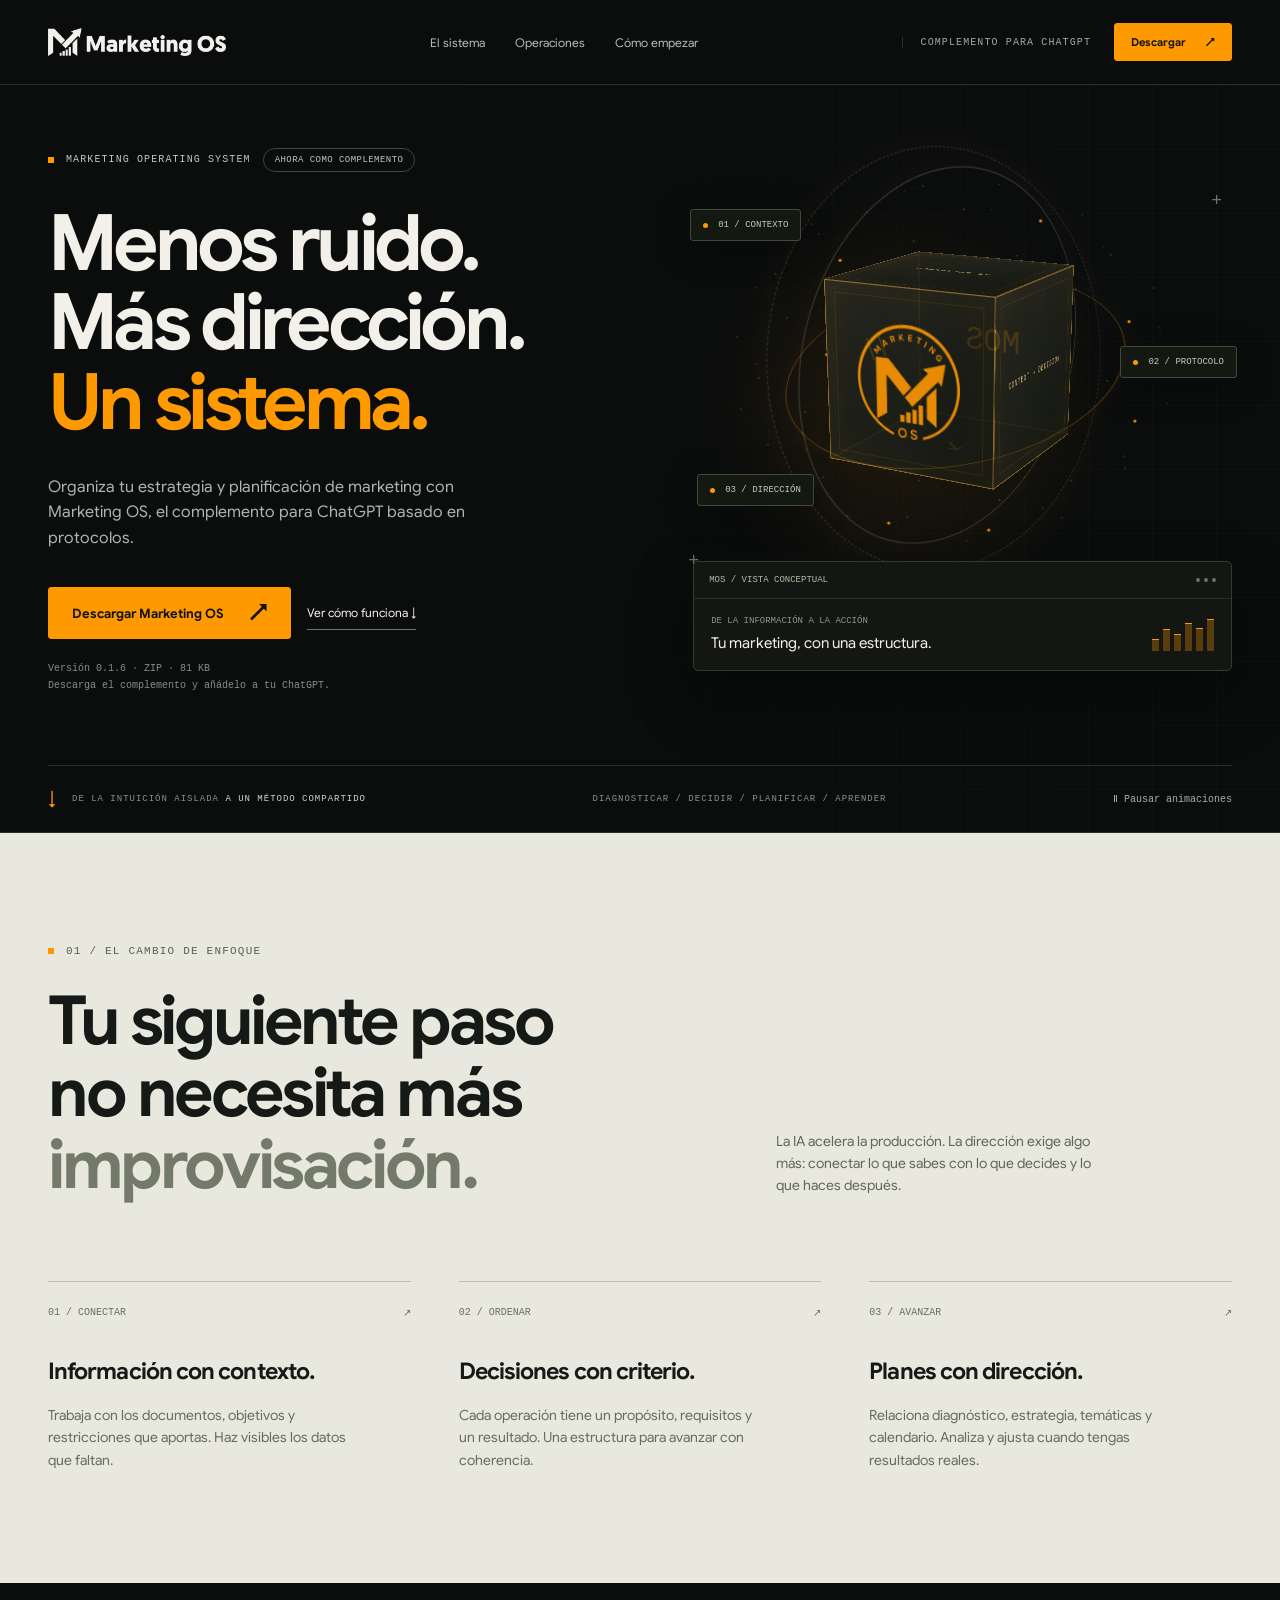
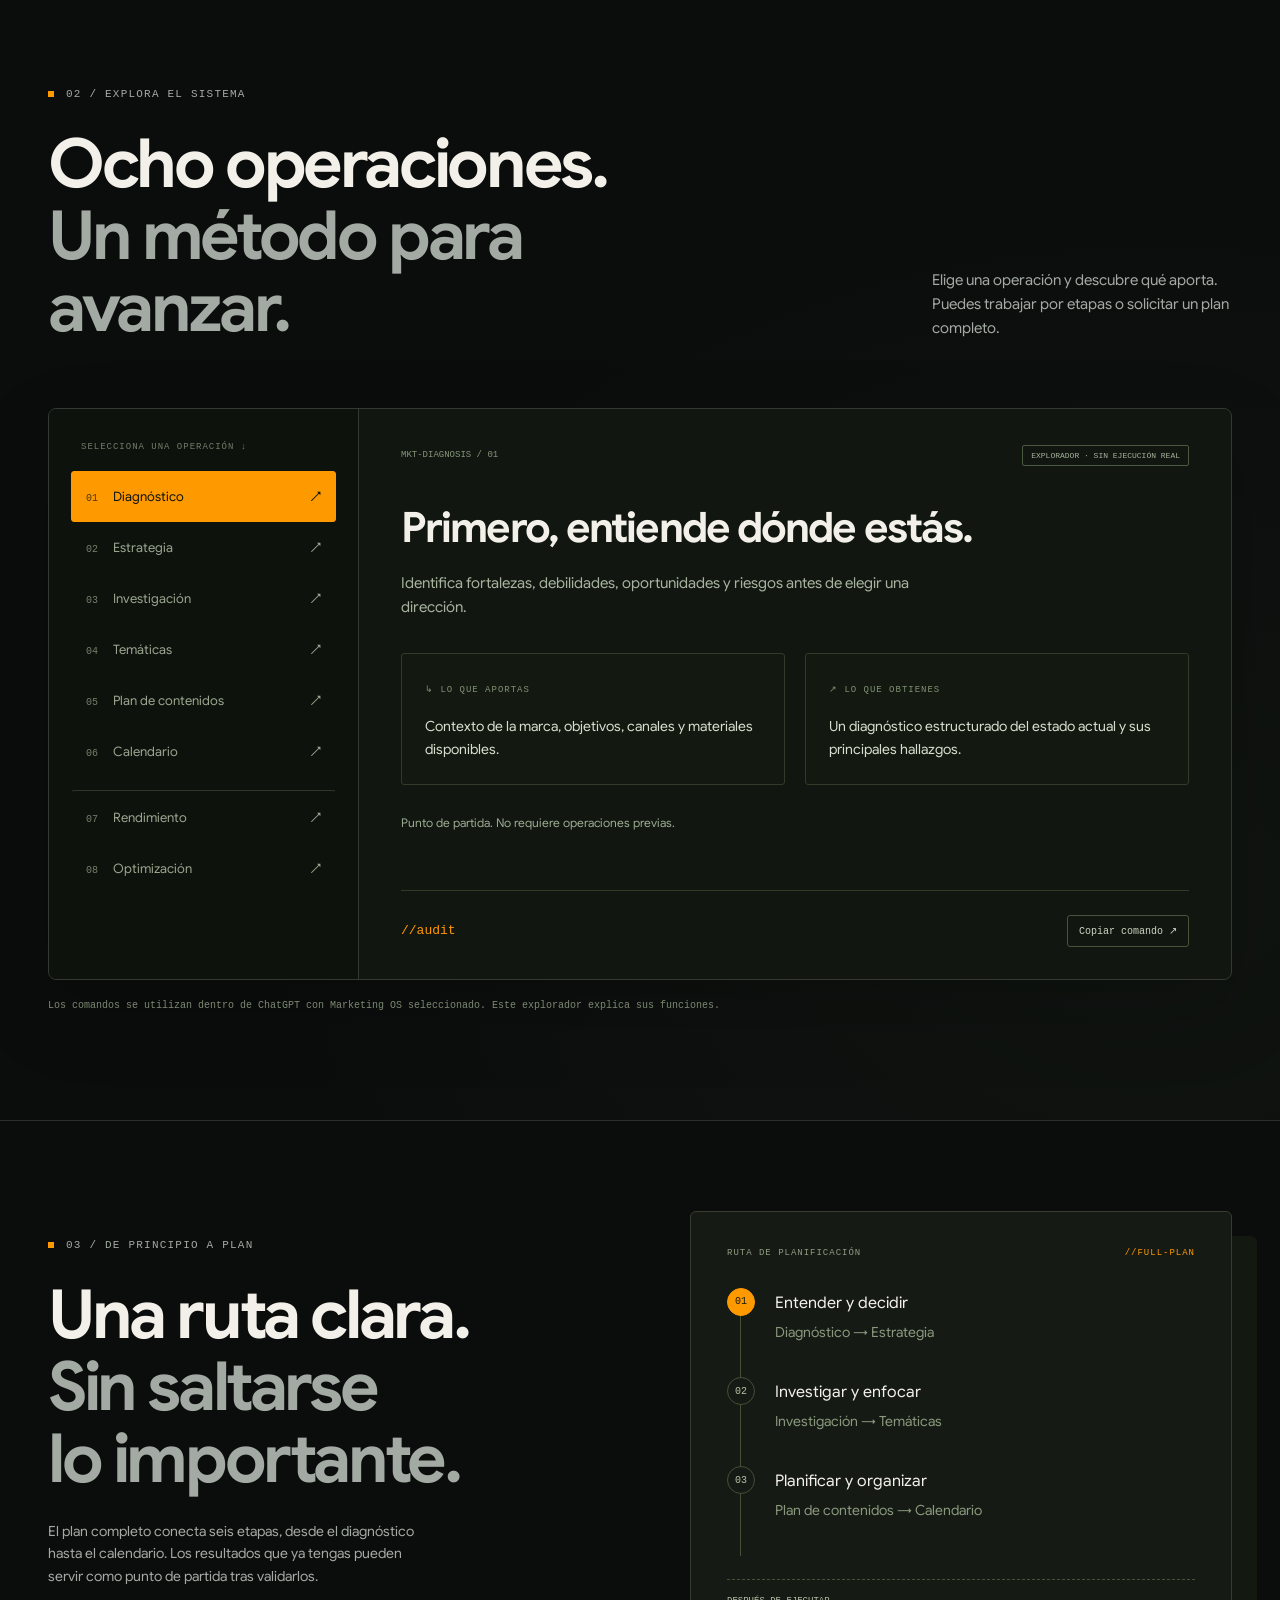
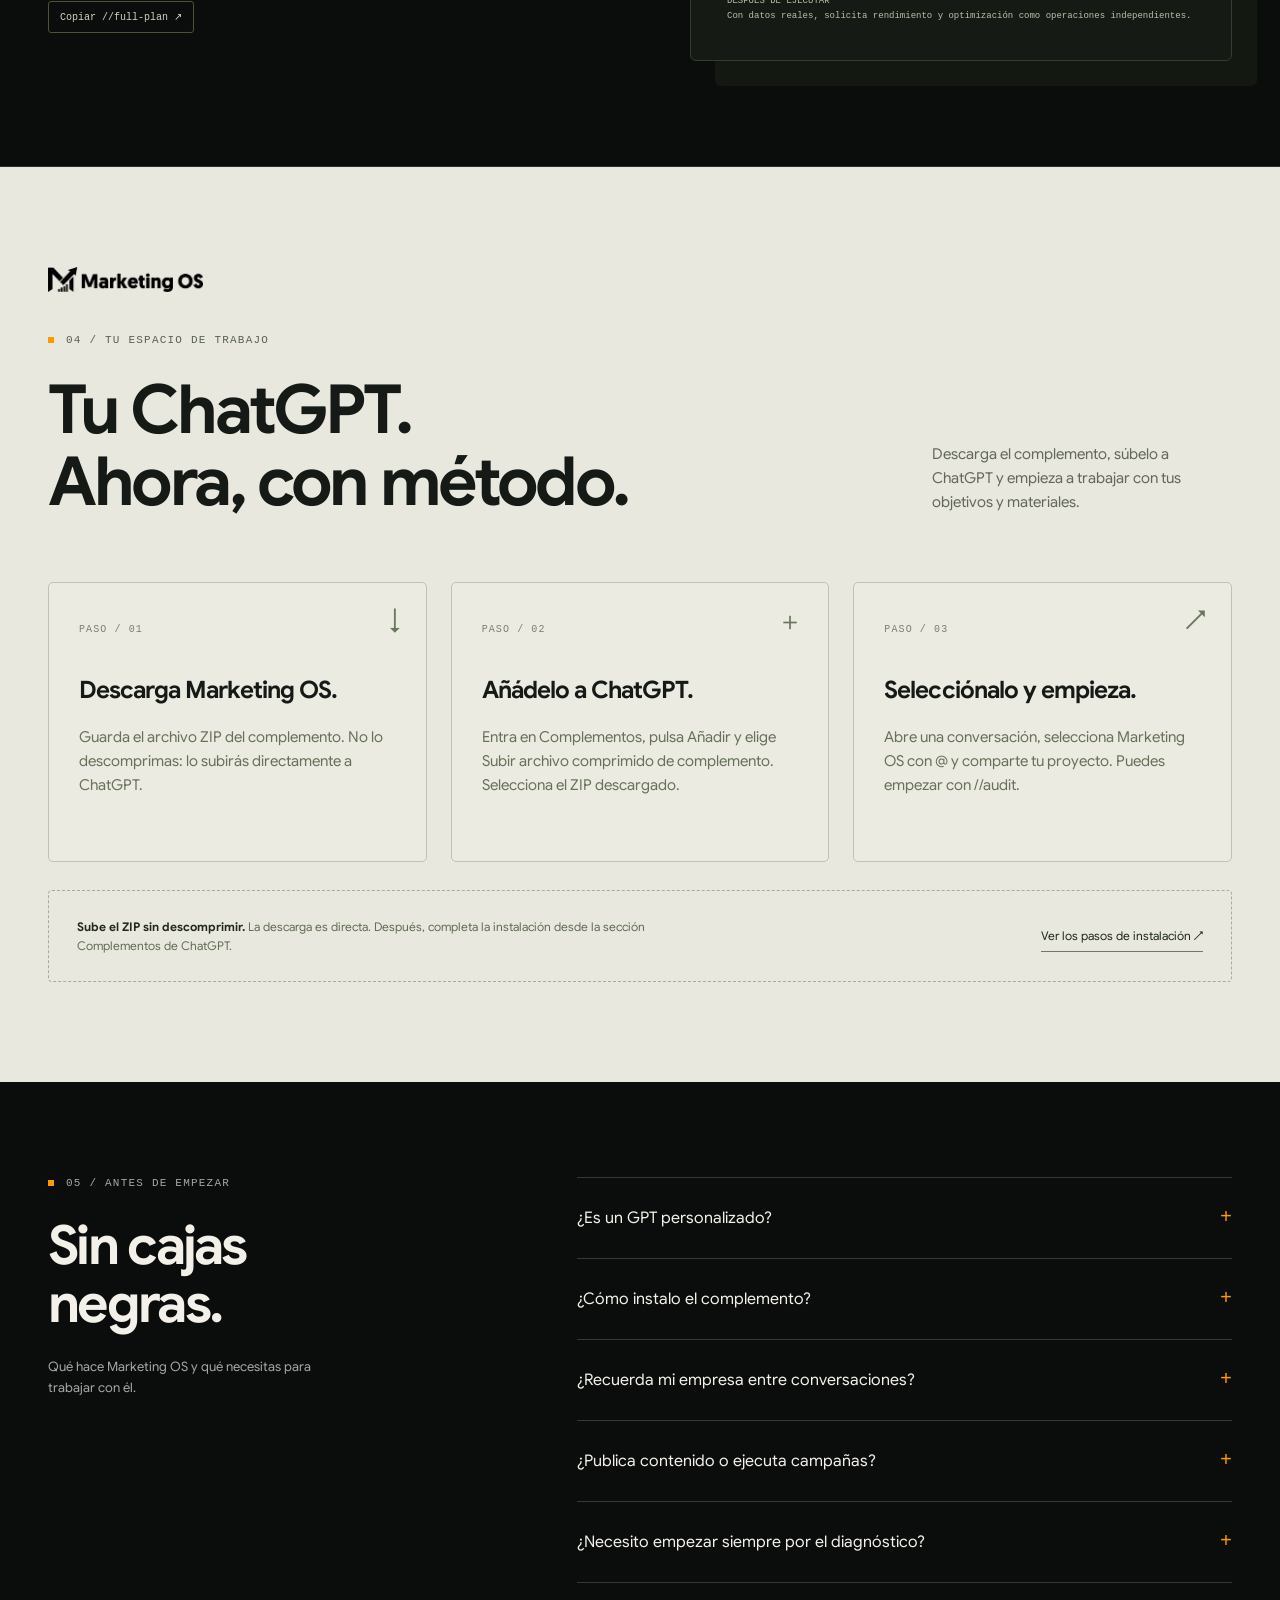
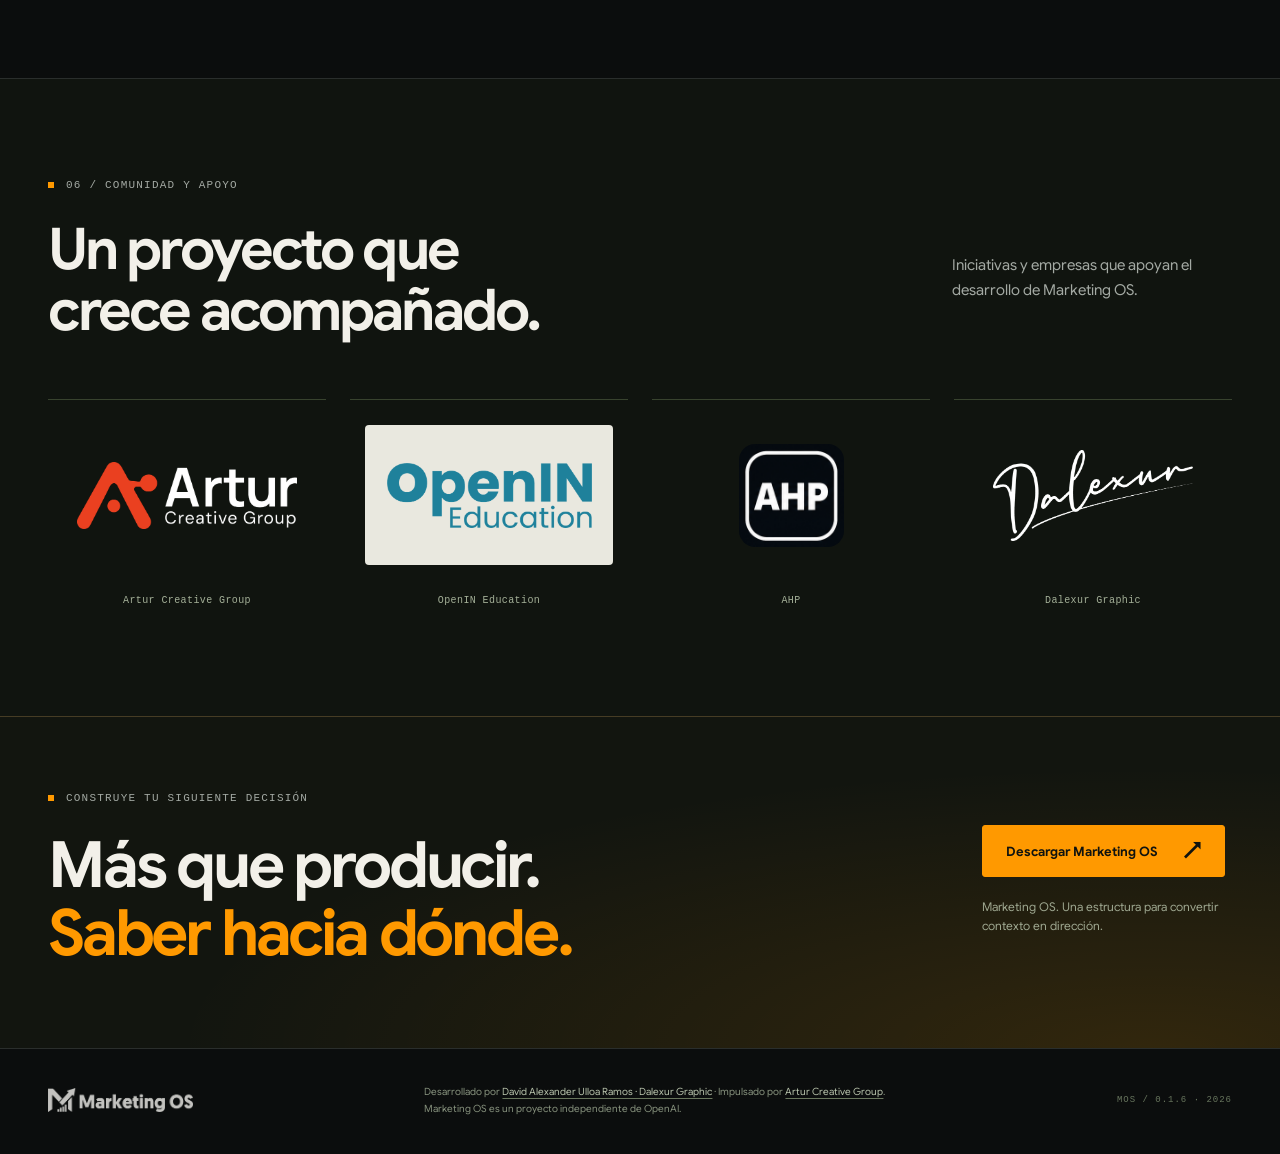
<file: index.html>
<!doctype html>
<html lang="es">
<head>
<meta charset="utf-8"><meta name="viewport" content="width=device-width, initial-scale=1">
<title>Marketing OS | Complemento para ChatGPT de marketing</title>
<meta name="description" content="Descarga Marketing OS para ChatGPT. Organiza diagnóstico, estrategia, investigación y planificación de marketing con protocolos y decisiones fundamentadas.">
<meta name="theme-color" content="#0b0d0d">

<link rel="canonical" href="https://arturcreativegroup.github.io/MarketingOS/">
<meta name="robots" content="index,follow,max-image-preview:large">
<meta name="author" content="David Alexander Ulloa Ramos — Dalexur Graphic">
<meta name="color-scheme" content="dark light">
<meta name="referrer" content="strict-origin-when-cross-origin">
<meta property="og:type" content="website">
<meta property="og:locale" content="es_ES">
<meta property="og:site_name" content="Marketing OS">
<meta property="og:title" content="Marketing OS — Menos ruido. Más dirección. Un sistema.">
<meta property="og:description" content="Descarga Marketing OS para ChatGPT. Organiza diagnóstico, estrategia, investigación y planificación de marketing con protocolos y decisiones fundamentadas.">
<meta property="og:url" content="https://arturcreativegroup.github.io/MarketingOS/">
<meta property="og:image" content="https://arturcreativegroup.github.io/MarketingOS/assets/seo/marketing-os-social.jpg">
<meta property="og:image:secure_url" content="https://arturcreativegroup.github.io/MarketingOS/assets/seo/marketing-os-social.jpg">
<meta property="og:image:type" content="image/jpeg">
<meta property="og:image:width" content="1200">
<meta property="og:image:height" content="630">
<meta property="og:image:alt" content="Marketing OS. Menos ruido. Más dirección. Un sistema. Complemento para ChatGPT.">
<meta name="twitter:card" content="summary_large_image">
<meta name="twitter:title" content="Marketing OS — Marketing con método en ChatGPT">
<meta name="twitter:description" content="Descarga Marketing OS para ChatGPT. Organiza diagnóstico, estrategia, investigación y planificación de marketing con protocolos y decisiones fundamentadas.">
<meta name="twitter:image" content="https://arturcreativegroup.github.io/MarketingOS/assets/seo/marketing-os-social.jpg">
<meta name="twitter:image:alt" content="Marketing OS: Menos ruido. Más dirección. Un sistema.">
<link rel="icon" href="favicon.ico" sizes="any">
<link rel="icon" type="image/png" sizes="32x32" href="favicon-32.png">
<link rel="icon" type="image/png" sizes="48x48" href="favicon-48.png">
<link rel="icon" type="image/png" sizes="96x96" href="favicon-96.png">
<link rel="apple-touch-icon" sizes="180x180" href="apple-touch-icon.png">
<link rel="manifest" href="site.webmanifest">
<link rel="sitemap" type="application/xml" href="sitemap.xml">
<link rel="preload" href="assets/fonts/google-sans-400.woff" as="font" type="font/woff" crossorigin>
<link rel="preload" href="assets/fonts/google-sans-700.woff" as="font" type="font/woff" crossorigin>
<link rel="stylesheet" href="assets/css/site.css">
<script type="application/ld+json">{"@context":"https://schema.org","@graph":[{"@type":"Person","@id":"https://arturcreativegroup.github.io/MarketingOS/#autor","name":"David Alexander Ulloa Ramos","url":"https://dalexur.netlify.app/"},{"@type":"Organization","@id":"https://arturcreativegroup.github.io/MarketingOS/#desarrollador","name":"Dalexur Graphic","url":"https://dalexur.netlify.app/"},{"@type":"Organization","@id":"https://arturcreativegroup.github.io/MarketingOS/#artur","name":"Artur Creative Group","url":"https://arturcreativegroup.github.io/web/"},{"@type":"WebSite","@id":"https://arturcreativegroup.github.io/MarketingOS/#website","url":"https://arturcreativegroup.github.io/MarketingOS/","name":"Marketing OS","inLanguage":"es","publisher":{"@id":"https://arturcreativegroup.github.io/MarketingOS/#desarrollador"}},{"@type":"WebPage","@id":"https://arturcreativegroup.github.io/MarketingOS/#webpage","url":"https://arturcreativegroup.github.io/MarketingOS/","name":"Marketing OS | Complemento para ChatGPT de marketing","description":"Descarga Marketing OS para ChatGPT. Organiza diagnóstico, estrategia, investigación y planificación de marketing con protocolos y decisiones fundamentadas.","inLanguage":"es","isPartOf":{"@id":"https://arturcreativegroup.github.io/MarketingOS/#website"},"about":{"@id":"https://arturcreativegroup.github.io/MarketingOS/#software"},"primaryImageOfPage":{"@type":"ImageObject","url":"https://arturcreativegroup.github.io/MarketingOS/assets/seo/marketing-os-social.jpg","width":1200,"height":630}},{"@type":"SoftwareApplication","@id":"https://arturcreativegroup.github.io/MarketingOS/#software","name":"Marketing OS","alternateName":"Marketing OS Protocolar","url":"https://arturcreativegroup.github.io/MarketingOS/","description":"Complemento para ChatGPT con protocolos de diagnóstico, estrategia, investigación, temáticas, planificación, calendario, rendimiento y optimización de marketing.","applicationCategory":"BusinessApplication","softwareVersion":"0.1.6","inLanguage":"es","softwareRequirements":"ChatGPT con la función de instalación de complementos disponible.","downloadUrl":"https://arturcreativegroup.github.io/MarketingOS/res-cf876d2dbb763572.zip","fileSize":"83107 bytes","author":{"@id":"https://arturcreativegroup.github.io/MarketingOS/#autor"},"publisher":{"@id":"https://arturcreativegroup.github.io/MarketingOS/#desarrollador"},"sponsor":{"@id":"https://arturcreativegroup.github.io/MarketingOS/#artur"},"image":"https://arturcreativegroup.github.io/MarketingOS/assets/seo/marketing-os-social.jpg","featureList":["Diagnóstico de marketing","Estrategia","Investigación","Temáticas","Plan de contenidos","Calendario editorial","Análisis de rendimiento","Optimización"]}]}</script>
</head>
<body>
<a class="skip" href="#main">Saltar al contenido</a><div class="progress" aria-hidden="true"></div>
<header class="topbar"><div class="wrap nav"><a href="#" aria-label="Marketing OS, inicio"><img class="logo" fetchpriority="high" decoding="async" src="assets/logo-white.webp" alt="Marketing OS" width="2048" height="326"></a><nav class="navlinks" id="navlinks" aria-label="Principal"><a href="#sistema">El sistema</a><a href="#operaciones">Operaciones</a><a href="#empezar">Cómo empezar</a></nav><div class="navright"><span class="version mono">Complemento para ChatGPT</span><a class="button" href="res-cf876d2dbb763572.zip" download="MOS_0.1.6.zip">Descargar <span aria-hidden="true">↗</span></a><button class="menutoggle" aria-controls="navlinks" aria-expanded="false">Menú +</button></div></div></header>
<main id="main">
<section class="hero" aria-labelledby="hero-title"><div class="wrap hero-body"><div class="hero-copy"><div class="eyebrow">Marketing Operating System <span class="pill">Ahora como complemento</span></div><h1 id="hero-title"><span>Menos ruido.</span><span>Más dirección.</span><span><em>Un sistema.</em></span></h1><p>Organiza tu estrategia y planificación de marketing con Marketing OS, el complemento para ChatGPT basado en protocolos.</p><div class="hero-actions"><a class="button" href="res-cf876d2dbb763572.zip" download="MOS_0.1.6.zip">Descargar Marketing OS <span class="arrow" aria-hidden="true">↗</span></a><a class="text-link" href="#operaciones">Ver cómo funciona <span aria-hidden="true">↓</span></a></div><div class="hero-note">Versión 0.1.6 · ZIP · 81 KB<br>Descarga el complemento y añádelo a tu ChatGPT.</div></div><div class="hero-art" aria-label="Composición visual 3D del núcleo de Marketing OS"><canvas id="field" aria-hidden="true"></canvas><span class="cross one" aria-hidden="true">+</span><span class="cross two" aria-hidden="true">+</span><div class="core-system" aria-hidden="true"><div class="orbit"></div><div class="orbit b"></div><div class="orbit c"></div><div class="cube"><div class="face front"><img src="assets/seal-orange.webp" alt="" width="776" height="782"></div><div class="face back"><code>MOS</code></div><div class="face right"><small>CONTEXT → DECISION</small></div><div class="face left"><code>//</code></div><div class="face top"><small>MARKETING OS</small></div><div class="face bottom"><code>↗</code></div></div></div><div class="satellite s1" aria-hidden="true"><i></i> 01 / CONTEXTO</div><div class="satellite s2" aria-hidden="true"><i></i> 02 / PROTOCOLO</div><div class="satellite s3" aria-hidden="true"><i></i> 03 / DIRECCIÓN</div><div class="telemetry" aria-hidden="true"><div class="telemetry-head"><span>MOS / VISTA CONCEPTUAL</span><span class="dots"><i></i><i></i><i></i></span></div><div class="telemetry-body"><div><small>DE LA INFORMACIÓN A LA ACCIÓN</small><strong>Tu marketing, con una estructura.</strong></div><div class="mini-bars"><i style="height:12px"></i><i style="height:22px"></i><i style="height:17px"></i><i style="height:28px"></i><i style="height:23px"></i><i style="height:32px"></i></div></div></div></div></div><div class="wrap hero-bottom"><div class="scroll-label"><span aria-hidden="true">↓</span><span class="mono">De la intuición aislada <b>a un método compartido</b></span></div><span class="mono">Diagnosticar / Decidir / Planificar / Aprender</span><button class="motion-toggle" aria-pressed="false">Ⅱ Pausar animaciones</button></div></section>
<section class="statement" id="sistema"><div class="wrap"><div class="eyebrow reveal">01 / El cambio de enfoque</div><div class="statement-top reveal"><h2>Tu siguiente paso<br>no necesita más<br><span>improvisación.</span></h2><p>La IA acelera la producción. La dirección exige algo más: conectar lo que sabes con lo que decides y lo que haces después.</p></div><div class="frictions"><article class="friction reveal"><div class="num"><span>01 / CONECTAR</span><span aria-hidden="true">↗</span></div><h3>Información con contexto.</h3><p>Trabaja con los documentos, objetivos y restricciones que aportas. Haz visibles los datos que faltan.</p></article><article class="friction reveal"><div class="num"><span>02 / ORDENAR</span><span aria-hidden="true">↗</span></div><h3>Decisiones con criterio.</h3><p>Cada operación tiene un propósito, requisitos y un resultado. Una estructura para avanzar con coherencia.</p></article><article class="friction reveal"><div class="num"><span>03 / AVANZAR</span><span aria-hidden="true">↗</span></div><h3>Planes con dirección.</h3><p>Relaciona diagnóstico, estrategia, temáticas y calendario. Analiza y ajusta cuando tengas resultados reales.</p></article></div></div></section>
<section class="operations" id="operaciones"><div class="wrap"><div class="eyebrow reveal">02 / Explora el sistema</div><div class="section-head reveal"><h2>Ocho operaciones.<br><span class="muted">Un método para avanzar.</span></h2><p>Elige una operación y descubre qué aporta. Puedes trabajar por etapas o solicitar un plan completo.</p></div><div class="operation-shell reveal"><div class="operation-menu" role="tablist" aria-label="Operaciones de Marketing OS" aria-orientation="vertical"><div class="mono">Selecciona una operación ↓</div><button role="tab" id="tab-0" aria-controls="op-panel" aria-selected="true" data-op="0"><span><small>01</small>Diagnóstico</span><span class="end-arrow" aria-hidden="true">↗</span></button><button role="tab" id="tab-1" aria-controls="op-panel" aria-selected="false" tabindex="-1" data-op="1"><span><small>02</small>Estrategia</span><span class="end-arrow" aria-hidden="true">↗</span></button><button role="tab" id="tab-2" aria-controls="op-panel" aria-selected="false" tabindex="-1" data-op="2"><span><small>03</small>Investigación</span><span class="end-arrow" aria-hidden="true">↗</span></button><button role="tab" id="tab-3" aria-controls="op-panel" aria-selected="false" tabindex="-1" data-op="3"><span><small>04</small>Temáticas</span><span class="end-arrow" aria-hidden="true">↗</span></button><button role="tab" id="tab-4" aria-controls="op-panel" aria-selected="false" tabindex="-1" data-op="4"><span><small>05</small>Plan de contenidos</span><span class="end-arrow" aria-hidden="true">↗</span></button><button role="tab" id="tab-5" aria-controls="op-panel" aria-selected="false" tabindex="-1" data-op="5"><span><small>06</small>Calendario</span><span class="end-arrow" aria-hidden="true">↗</span></button><button class="divider" role="tab" id="tab-6" aria-controls="op-panel" aria-selected="false" tabindex="-1" data-op="6"><span><small>07</small>Rendimiento</span><span class="end-arrow" aria-hidden="true">↗</span></button><button role="tab" id="tab-7" aria-controls="op-panel" aria-selected="false" tabindex="-1" data-op="7"><span><small>08</small>Optimización</span><span class="end-arrow" aria-hidden="true">↗</span></button></div><div class="op-panel" role="tabpanel" tabindex="0" id="op-panel" aria-labelledby="tab-0"><div class="panel-top"><span id="op-code">MKT-DIAGNOSIS / 01</span><span class="demo-tag">EXPLORADOR · SIN EJECUCIÓN REAL</span></div><div id="op-content"><h3 id="op-title">Primero, entiende dónde estás.</h3><p class="op-description" id="op-desc">Identifica fortalezas, debilidades, oportunidades y riesgos antes de elegir una dirección.</p><div class="io-grid"><div class="io"><span class="mono">↳ Lo que aportas</span><p id="op-input">Contexto de la marca, objetivos, canales y materiales disponibles.</p></div><div class="io"><span class="mono orange">↗ Lo que obtienes</span><p id="op-output">Un diagnóstico estructurado del estado actual y sus principales hallazgos.</p></div></div><p class="requirement" id="op-require">Punto de partida. No requiere operaciones previas.</p></div><div class="op-footer"><code class="command" id="op-command">//audit</code><button class="copy" data-copy="command">Copiar comando ↗</button></div></div></div><p class="operation-footnote">Los comandos se utilizan dentro de ChatGPT con Marketing OS seleccionado. Este explorador explica sus funciones.</p></div></section>
<section class="process"><div class="wrap process-grid"><div class="process-copy reveal"><div class="eyebrow">03 / De principio a plan</div><h2>Una ruta clara.<br><span class="muted">Sin saltarse<br>lo importante.</span></h2><p>El plan completo conecta seis etapas, desde el diagnóstico hasta el calendario. Los resultados que ya tengas pueden servir como punto de partida tras validarlos.</p><button class="copy" data-copy="full">Copiar //full-plan ↗</button></div><div class="flow-card reveal"><div class="flow-top"><span class="mono">Ruta de planificación</span><span class="mono orange">//full-plan</span></div><div class="step active"><span class="step-number">01</span><div><strong>Entender y decidir</strong><p>Diagnóstico → Estrategia</p></div></div><div class="step"><span class="step-number">02</span><div><strong>Investigar y enfocar</strong><p>Investigación → Temáticas</p></div></div><div class="step"><span class="step-number">03</span><div><strong>Planificar y organizar</strong><p>Plan de contenidos → Calendario</p></div></div><p class="flow-alert">DESPUÉS DE EJECUTAR<br>Con datos reales, solicita rendimiento y optimización como operaciones independientes.</p></div></div></section>
<section class="start" id="empezar"><div class="wrap"><img src="assets/logo-black.webp" alt="Marketing OS" width="2048" height="326" style="width:155px;height:auto;margin-bottom:42px" loading="lazy"><div class="eyebrow reveal">04 / Tu espacio de trabajo</div><div class="section-head reveal"><h2>Tu ChatGPT.<br>Ahora, con método.</h2><p>Descarga el complemento, súbelo a ChatGPT y empieza a trabajar con tus objetivos y materiales.</p></div><div class="start-cards"><article class="start-card reveal"><span class="mono">PASO / 01</span><span class="symbol" aria-hidden="true">↓</span><h3>Descarga Marketing OS.</h3><p>Guarda el archivo ZIP del complemento. No lo descomprimas: lo subirás directamente a ChatGPT.</p></article><article class="start-card reveal"><span class="mono">PASO / 02</span><span class="symbol" aria-hidden="true">＋</span><h3>Añádelo a ChatGPT.</h3><p>Entra en Complementos, pulsa Añadir y elige Subir archivo comprimido de complemento. Selecciona el ZIP descargado.</p></article><article class="start-card reveal"><span class="mono">PASO / 03</span><span class="symbol" aria-hidden="true">↗</span><h3>Selecciónalo y empieza.</h3><p>Abre una conversación, selecciona Marketing OS con @ y comparte tu proyecto. Puedes empezar con //audit.</p></article></div><div class="start-note reveal"><p><strong>Sube el ZIP sin descomprimir.</strong> La descarga es directa. Después, completa la instalación desde la sección Complementos de ChatGPT.</p><button class="access-info">Ver los pasos de instalación ↗</button></div></div></section>
<section class="faq" id="preguntas"><div class="wrap faq-grid"><div class="reveal"><div class="eyebrow">05 / Antes de empezar</div><h2>Sin cajas<br>negras.</h2><p class="intro">Qué hace Marketing OS y qué necesitas para trabajar con él.</p></div><div class="reveal"><details><summary>¿Es un GPT personalizado?</summary><p>Esta versión funciona como complemento: reúne instrucciones, protocolos y referencias para utilizar Marketing OS dentro de ChatGPT. La página anterior daba acceso a un GPT personalizado.</p></details><details><summary>¿Cómo instalo el complemento?</summary><p>Descarga el ZIP desde esta página. En ChatGPT, abre Complementos → Añadir → Subir archivo comprimido de complemento y selecciona el archivo MOS_0.1.6.zip sin descomprimirlo. Después, selecciónalo con @ en una conversación.</p></details><details><summary>¿Recuerda mi empresa entre conversaciones?</summary><p>El complemento utiliza el contexto disponible en la conversación. Por sí solo no aporta memoria permanente ni garantiza conservar los materiales entre sesiones. Guarda los resultados y aporta los documentos relevantes al continuar.</p></details><details><summary>¿Publica contenido o ejecuta campañas?</summary><p>Los protocolos de Marketing OS se centran en análisis, decisiones y planificación. El paquete actual no incorpora herramientas propias para publicar contenido ni gestionar campañas externas.</p></details><details><summary>¿Necesito empezar siempre por el diagnóstico?</summary><p>Puedes aportar resultados previos válidos de la misma marca y objetivo. Cada operación revisa sus requisitos. El análisis de rendimiento puede partir directamente de métricas reales con fuente y periodo identificables.</p></details></div></div></section>
<section class="support" id="apoyos" aria-labelledby="support-title"><div class="wrap"><div class="eyebrow reveal">06 / Comunidad y apoyo</div><div class="section-head reveal"><h2 id="support-title">Un proyecto que<br>crece acompañado.</h2><p>Iniciativas y empresas que apoyan el desarrollo de Marketing OS.</p></div><ul class="support-grid" aria-label="Iniciativas y empresas que apoyan el proyecto"><li class="support-item artur reveal"><a class="support-brand" href="https://arturcreativegroup.github.io/web/" target="_blank" rel="noopener noreferrer"><span class="support-logo-stage"><img class="support-logo artur" src="assets/support-artur.webp" alt="Artur Creative Group" width="2048" height="624" loading="lazy"></span><span class="support-name">Artur Creative Group</span><span class="sr-only"> (abre en una pestaña nueva)</span></a></li><li class="support-item openin reveal"><div class="support-brand"><span class="support-logo-stage"><img class="support-logo openin" src="assets/support-openin.webp" alt="OpenIN Education" width="1013" height="324" loading="lazy"></span><span class="support-name">OpenIN Education</span></div></li><li class="support-item ahp reveal"><div class="support-brand"><span class="support-logo-stage"><img class="support-logo ahp" src="assets/support-ahp.webp" alt="AHP" width="236" height="230" loading="lazy"></span><span class="support-name">AHP</span></div></li><li class="support-item dalexur reveal"><a class="support-brand" href="https://dalexur.netlify.app/" target="_blank" rel="noopener noreferrer"><span class="support-logo-stage"><img class="support-logo dalexur" src="assets/support-dalexur.webp" alt="Dalexur Graphic" width="1080" height="487" loading="lazy"></span><span class="support-name">Dalexur Graphic</span><span class="sr-only"> (abre en una pestaña nueva)</span></a></li></ul></div></section>
<section class="closing"><div class="wrap"><div><div class="eyebrow">Construye tu siguiente decisión</div><h2>Más que producir.<br><span>Saber hacia dónde.</span></h2></div><div><a class="button" href="res-cf876d2dbb763572.zip" download="MOS_0.1.6.zip">Descargar Marketing OS <span class="arrow" aria-hidden="true">↗</span></a><p>Marketing OS. Una estructura para convertir contexto en dirección.</p></div></div></section>
<noscript><section class="wrap" style="padding:40px 0"><h2>Operaciones de Marketing OS</h2><p>Diagnóstico: analiza el estado actual. Estrategia: define prioridades a partir del diagnóstico. Investigación: estudia oportunidades alineadas con la estrategia. Temáticas: prioriza temas. Plan de contenidos: organiza objetivos y plataformas. Calendario: distribuye el plan según fechas y capacidad. Rendimiento: analiza métricas reales. Optimización: propone ajustes a partir del rendimiento.</p><p>La descarga del complemento y las instrucciones de instalación funcionan sin JavaScript.</p></section></noscript></main>
<footer class="footer"><div class="wrap"><a href="#" aria-label="Volver al inicio"><img src="assets/logo-white.webp" alt="Marketing OS" width="2048" height="326"></a><p>Desarrollado por <a class="credit-link" href="https://dalexur.netlify.app/" target="_blank" rel="noopener noreferrer">David Alexander Ulloa Ramos · Dalexur Graphic<span class="sr-only"> (abre en una pestaña nueva)</span></a> · Impulsado por <a class="credit-link" href="https://arturcreativegroup.github.io/web/" target="_blank" rel="noopener noreferrer">Artur Creative Group<span class="sr-only"> (abre en una pestaña nueva)</span></a>.<br>Marketing OS es un proyecto independiente de OpenAI.</p><span class="mono">MOS / 0.1.6 · 2026</span></div></footer>
<dialog id="access-dialog" aria-labelledby="dialog-title"><button class="close" aria-label="Cerrar">×</button><span class="eyebrow">Instalación del complemento · v0.1.6</span><h2 id="dialog-title">Descarga. Añade.<br>Empieza.</h2><ol class="install-steps"><li><strong>Descarga el complemento.</strong><br>Guarda MOS_0.1.6.zip sin descomprimirlo.</li><li><strong>Abre Complementos en ChatGPT.</strong><br>Pulsa Añadir y selecciona Subir archivo comprimido de complemento.</li><li><strong>Sube el archivo ZIP.</strong><br>Selecciona el archivo que acabas de descargar para instalar Marketing OS.</li><li><strong>Empieza una conversación.</strong><br>Elige Marketing OS con @ y escribe //audit para comenzar con un diagnóstico.</li></ol><a class="button" href="res-cf876d2dbb763572.zip" download="MOS_0.1.6.zip">Descargar Marketing OS <span aria-hidden="true">↓</span></a><button class="dialog-back" id="close-dialog">Volver a la página</button></dialog>
<div class="toast" role="status" aria-live="polite"></div>
<script src="assets/js/site.js" defer></script>
</body></html>
</file>
<file: assets/css/site.css>
@font-face{font-family:"Google Sans";font-style:normal;font-weight:400;font-display:swap;src:url("../fonts/google-sans-400.woff") format("woff")}
@font-face{font-family:"Google Sans";font-style:normal;font-weight:500;font-display:swap;src:url("../fonts/google-sans-500.woff") format("woff")}
@font-face{font-family:"Google Sans";font-style:normal;font-weight:700;font-display:swap;src:url("../fonts/google-sans-700.woff") format("woff")}

:root{--bg:#0b0d0d;--surface:#141717;--line:#2a2e2c;--text:#f2f0e9;--muted:#a3a9a3;--orange:#ff9900;--paper:#e9e8df;--ink:#151a17;--mono:ui-monospace,SFMono-Regular,Consolas,monospace;--sans:"Google Sans",Arial,Helvetica,sans-serif}
*{box-sizing:border-box}html{scroll-behavior:smooth;scroll-padding-top:100px}body{margin:0;background:var(--bg);color:var(--text);font-family:var(--sans);-webkit-font-smoothing:antialiased}body:has(dialog[open]){overflow:hidden}button,a{-webkit-tap-highlight-color:transparent}button,input{font:inherit}button,a{touch-action:manipulation}a{color:inherit;text-decoration:none}button{cursor:pointer}button:focus-visible,a:focus-visible,summary:focus-visible{outline:2px solid var(--orange);outline-offset:5px}::selection{background:var(--orange);color:#111}img{max-width:100%;height:auto;display:block;object-fit:contain}p{line-height:1.6}h1,h2,h3,p{margin-top:0}h1,h2,h3{font-weight:700}h1{font-weight:800}h1,h2{letter-spacing:-.05em;line-height:1.06}h2{font-size:clamp(44px,5.3vw,76px)}.wrap{width:min(1320px,calc(100% - 96px));margin:auto}.mono,.eyebrow{font-family:var(--mono);font-size:11px;font-weight:400;letter-spacing:.11em;text-transform:uppercase}.eyebrow{display:flex;gap:12px;align-items:center;margin-bottom:28px;color:var(--muted)}.eyebrow:before{content:'';width:6px;height:6px;background:var(--orange);display:inline-block}.orange{color:var(--orange)}.muted{color:var(--muted)}.button{display:inline-flex;align-items:center;justify-content:space-between;gap:26px;min-height:52px;padding:0 23px;border-radius:3px;border:1px solid var(--orange);background:var(--orange);color:#10130f;font-size:13px;font-weight:600;transition:background .2s,transform .2s}.button:hover{background:#ffb238;transform:translateY(-2px)}.button.ghost{background:transparent;border-color:#414641;color:var(--text)}.button.ghost:hover{background:#242923}.button .arrow{font-size:22px;line-height:1}.sr-only{position:absolute;width:1px;height:1px;padding:0;margin:-1px;overflow:hidden;clip:rect(0,0,0,0);white-space:nowrap;border:0}.skip{position:fixed;top:-60px;left:20px;z-index:100;background:var(--orange);padding:12px;color:#000}.skip:focus{top:10px}.topbar{height:85px;border-bottom:1px solid var(--line);position:relative;z-index:20;background:var(--bg)}.nav{height:100%;display:flex;align-items:center;justify-content:space-between;gap:30px}.logo{width:178px;height:auto}.navlinks{display:flex;align-items:center;gap:30px;font-size:12px;color:#b7bcb6}.navlinks a:hover{color:var(--text)}.navright{display:flex;gap:23px;align-items:center}.version{font-size:10px;color:var(--muted);border-left:1px solid var(--line);padding-left:18px;white-space:nowrap}.navright .button{min-height:38px;padding:0 16px;gap:20px;font-size:11px}.menutoggle{display:none;border:1px solid #414641;color:var(--text);background:none;padding:9px 12px;border-radius:3px}.hero{position:relative;overflow:hidden;border-bottom:1px solid var(--line);isolation:isolate}.hero:before{content:'';position:absolute;inset:0;z-index:-1;background-image:linear-gradient(#1a201c70 1px,transparent 1px),linear-gradient(90deg,#1a201c70 1px,transparent 1px);background-size:64px 64px;mask-image:linear-gradient(90deg,transparent,black);opacity:.6}.hero-body{position:relative;display:grid;grid-template-columns:1.04fr 1fr;min-height:min(680px,calc(100svh - 150px));align-items:center;gap:44px;padding-top:32px;padding-bottom:40px}.hero-copy{position:relative;z-index:3}.hero .eyebrow{font-size:10px;color:#c4c7b8;margin-bottom:32px}.pill{border:1px solid #414641;border-radius:20px;padding:6px 11px;font-family:var(--mono);font-size:9px;letter-spacing:.05em}.hero h1{font-size:clamp(58px,6.1vw,88px);line-height:1.02;letter-spacing:-.06em;margin:0 0 32px;max-width:690px}.hero h1 span{display:block}.hero h1 em{font-style:normal;color:var(--orange)}.hero-copy>p{font-size:16px;max-width:430px;color:#aeb4ac;margin-bottom:36px}.hero-actions{display:flex;gap:16px;align-items:center}.text-link{font-size:12px;border-bottom:1px solid #6f766c;padding:9px 0}.hero-note{margin-top:21px;font:10px var(--mono);color:#868f84;line-height:1.7}.hero-art{height:clamp(360px,calc(100svh - 240px),500px);position:relative;perspective:1100px;min-width:0}.hero-art:before{content:'';position:absolute;width:430px;height:430px;max-width:100%;background:radial-gradient(ellipse,#ff990018,transparent 68%);top:20px;left:20px;filter:blur(20px)}#field{position:absolute;inset:0;width:100%;height:100%;opacity:.85}.core-system{position:absolute;width:270px;height:270px;left:50%;top:38%;transform:translate(-50%,-50%) rotateX(-18deg) rotateY(-28deg);transform-style:preserve-3d;transition:transform .3s ease-out}.orbit{position:absolute;inset:-36px;border:1px solid #ff990055;border-radius:50%;transform:rotateX(70deg);box-shadow:0 0 25px #ff990009}.orbit.b{transform:rotateY(72deg) rotateZ(30deg);border-color:#b5c49b44;inset:-55px}.orbit.c{transform:rotateX(25deg) rotateY(65deg);inset:-75px;border-style:dashed;border-color:#b5c49b33}.cube{position:absolute;left:45px;top:45px;width:180px;height:180px;transform-style:preserve-3d;animation:spin 30s linear infinite}.face{position:absolute;width:180px;height:180px;border:1px solid #ffb64485;background:linear-gradient(135deg,#272820c9,#121611e6);backface-visibility:visible;display:flex;align-items:center;justify-content:center;box-shadow:inset 0 0 50px #ff99000d}.face:after{content:'';position:absolute;inset:10px;border:1px solid #ff99001a}.front{transform:translateZ(90px)}.back{transform:rotateY(180deg) translateZ(90px)}.right{transform:rotateY(90deg) translateZ(90px)}.left{transform:rotateY(-90deg) translateZ(90px)}.top{transform:rotateX(90deg) translateZ(90px)}.bottom{transform:rotateX(-90deg) translateZ(90px)}.face img{width:110px;height:auto;max-height:125px;object-fit:contain;opacity:.9}.face code{color:var(--orange);font-size:36px;font-weight:200}.face small{font:9px var(--mono);letter-spacing:.15em;color:#e5b573}.cross{position:absolute;font:18px var(--mono);color:#6d7466}.cross.one{top:20px;right:10px}.cross.two{bottom:100px;left:15px}.satellite{position:absolute;padding:10px 12px;border:1px solid #424a37;background:#151a12e6;box-shadow:0 8px 35px #0004;border-radius:3px;font:9px var(--mono);color:#c5ceb9;display:flex;align-items:center;gap:10px;animation:float 6s ease-in-out infinite}.satellite i{width:5px;height:5px;background:var(--orange);border-radius:50%}.satellite.s1{top:38px;left:17px}.satellite.s2{right:-5px;top:175px;animation-delay:-2s}.satellite.s3{left:24px;bottom:165px;animation-delay:-4s}.telemetry{position:absolute;bottom:0;left:20px;right:0;background:#141814e8;border:1px solid #343c2f;border-radius:5px;box-shadow:0 25px 60px #0006;overflow:hidden}.telemetry-head{display:flex;align-items:center;justify-content:space-between;padding:13px 15px;border-bottom:1px solid var(--line);font:9px var(--mono);color:#b2bcaa}.dots{display:flex;gap:4px}.dots i{width:4px;height:4px;border-radius:50%;background:#6a7462}.telemetry-body{padding:17px;display:flex;align-items:center;justify-content:space-between;gap:15px}.telemetry-body small{font:9px var(--mono);color:#8d9885;display:block;margin-bottom:7px}.telemetry-body strong{font-size:15px;font-weight:400}.mini-bars{height:32px;display:flex;gap:4px;align-items:flex-end}.mini-bars i{width:7px;background:#ff99004d;border-top:1px solid var(--orange);animation:bars 2s ease-in-out infinite alternate}.mini-bars i:nth-child(2n){animation-delay:-1s}.hero-bottom{border-top:1px solid var(--line);display:flex;align-items:center;justify-content:space-between;padding:20px 0;gap:20px}.hero-bottom .mono{font-size:9px;color:#8a9385}.hero-bottom b{color:#d0d6c9;font-weight:400}.motion-toggle{font:10px var(--mono);background:none;color:#a7b09f;border:0;padding:7px 0;white-space:nowrap}.scroll-label{display:flex;align-items:center;gap:16px}.scroll-label span{font-size:18px;color:var(--orange)}.statement{background:var(--paper);color:var(--ink);padding:112px 0}.statement .eyebrow{color:#586052}.statement-top{display:grid;grid-template-columns:1.4fr 1fr;gap:90px;align-items:end}.statement h2{max-width:660px;margin-bottom:0}.statement h2 span{color:#747a6a}.statement-top p{color:#626857;max-width:340px;font-size:14px;margin:0 0 4px}.frictions{display:grid;grid-template-columns:repeat(3,1fr);gap:48px;margin-top:80px}.friction{border-top:1px solid #b9beb0;padding-top:25px}.friction .num{font:10px var(--mono);color:#697160;display:flex;justify-content:space-between}.friction h3{font-size:23px;letter-spacing:-.04em;margin:38px 0 18px}.friction p{font-size:14px;color:#666f5d;max-width:310px;margin-bottom:0}.section-head{display:flex;justify-content:space-between;align-items:end;gap:50px;margin-bottom:64px}.section-head h2{max-width:700px;margin-bottom:0}.section-head>p{font-size:15px;color:var(--muted);max-width:300px;margin:0 0 4px}.operations{padding:105px 0;background:radial-gradient(ellipse at 90% 80%,#18201666,transparent 55%),var(--bg)}.operation-shell{display:grid;grid-template-columns:310px 1fr;border:1px solid #343a32;border-radius:8px;overflow:hidden;background:#111610;box-shadow:0 30px 80px #0003}.operation-menu{padding:22px;border-right:1px solid #343a32;background:#0e120d}.operation-menu .mono{font-size:9px;color:#717d69;padding:11px 10px 19px}.operation-menu button{display:flex;width:100%;background:none;border:1px solid transparent;color:#99a58e;align-items:center;justify-content:space-between;text-align:left;padding:16px 14px;font-size:13px;border-radius:3px;transition:.2s}.operation-menu button small{font:10px var(--mono);margin-right:15px;color:#748069}.operation-menu button:hover{background:#1e261a;color:#edf3e5}.operation-menu button[aria-selected=true]{background:var(--orange);color:#10150c;border-color:var(--orange)}.operation-menu button[aria-selected=true] small{color:#4d380c}.operation-menu .divider{margin-top:13px;padding-top:18px;border-top:1px solid #2d3628}.op-panel{padding:36px 42px 32px;min-height:570px;position:relative;display:flex;flex-direction:column;min-width:0}.panel-top{display:flex;align-items:center;justify-content:space-between;font:9px var(--mono);color:#87967a}.demo-tag{border:1px solid #4c5942;padding:5px 8px;border-radius:2px;color:#a6b39b;font-size:8px}.op-panel h3{font-size:42px;letter-spacing:-.045em;line-height:1.12;margin:38px 0 20px}.op-description{font-size:15px;max-width:560px;color:#a7b39e;min-height:50px;margin-bottom:32px}.io-grid{display:grid;grid-template-columns:1fr 1fr;gap:20px;margin-bottom:28px}.io{border:1px solid #303c28;border-radius:3px;padding:23px;background:#18201366}.io .mono{font-size:9px;color:#839276} .io p{font-size:14px;line-height:1.65;color:#d5dece;margin:18px 0 0}.op-footer{display:flex;gap:20px;justify-content:space-between;align-items:center;margin-top:auto;border-top:1px solid #303c28;padding-top:24px}.command{font:13px var(--mono);color:var(--orange)}.copy{background:none;border:1px solid #46543a;color:#cbd6c1;padding:9px 11px;border-radius:3px;font:10px var(--mono);min-width:110px}.copy:hover{border-color:var(--orange);color:var(--orange)}.requirement{color:#9baa90;font-size:12px;line-height:1.7;min-height:40px;margin-bottom:30px}.operation-footnote{margin:17px 0 0;font:10px/1.8 var(--mono);color:#7c8972}.process{padding:90px 0 105px;border-top:1px solid var(--line);border-bottom:1px solid var(--line)}.process-grid{display:grid;grid-template-columns:1fr 1fr;gap:100px;align-items:center}.process-copy h2{margin-bottom:25px}.process-copy>p{font-size:14px;color:var(--muted);max-width:370px}.flow-card{background:#161a15;border:1px solid #343d2e;border-radius:6px;padding:36px;transform:perspective(1000px) rotateY(-5deg) rotateX(3deg);box-shadow:25px 25px 0 #131810}.flow-top{display:flex;justify-content:space-between;color:#909e83;margin-bottom:30px}.flow-top .mono{font-size:9px}.step{display:flex;gap:20px;position:relative;padding-bottom:34px}.step:before{content:'';position:absolute;left:13px;top:28px;bottom:0;border-left:1px solid #435136}.step:last-child:before{display:none}.step:last-child{padding-bottom:0}.step-number{width:28px;height:28px;flex:0 0 28px;display:grid;place-items:center;border:1px solid #435136;border-radius:50%;font:10px var(--mono);color:#b4c3a5;background:#161a15;z-index:1}.step.active .step-number{background:var(--orange);color:#151a10;border-color:var(--orange)}.step strong{font-size:16px;font-weight:400;display:block;margin:5px 0 8px}.step p{font-size:14px;color:#89987c;margin:0;max-width:300px}.flow-alert{font:9px/1.7 var(--mono);color:#b6c3a8;padding:14px 0 0;margin:23px 0 0;border-top:1px dashed #435136}.start{background:var(--paper);color:var(--ink);padding:100px 0}.start .eyebrow{color:#586052}.start .section-head>p{color:#626857}.start-cards{display:grid;grid-template-columns:repeat(3,1fr);gap:24px}.start-card{border:1px solid #bfc3b3;border-radius:5px;padding:34px 30px 36px;position:relative;min-height:280px;background:#f2f1e94d}.start-card>.mono{color:#78816c;font-size:10px}.start-card h3{margin:38px 0 20px;font-size:24px;letter-spacing:-.04em}.start-card p{font-size:15px;color:#667159;margin-bottom:0}.start-card .symbol{position:absolute;right:25px;top:21px;font-size:26px;color:#68785a}.start-note{border:1px dashed #a5ad97;padding:26px 28px;display:flex;align-items:center;justify-content:space-between;gap:28px;margin-top:28px;border-radius:4px}.start-note p{font-size:12px;max-width:650px;margin-bottom:0;color:#616d54}.start-note strong{color:#20291a;font-weight:600}.start-note button{white-space:nowrap;color:#20291a;border:0;border-bottom:1px solid #6f7b61;background:none;padding:8px 0;font-size:12px}.faq{padding:95px 0}.faq-grid{display:grid;grid-template-columns:.85fr 1.3fr;gap:100px}.faq h2{font-size:54px;margin-bottom:25px}.faq .intro{max-width:270px;color:var(--muted);font-size:13px}.faq details{border-top:1px solid #333b2e;padding:28px 0}.faq details:last-child{border-bottom:1px solid #333b2e}.faq summary{cursor:pointer;font-size:16px;list-style:none;display:flex;justify-content:space-between;gap:20px;line-height:1.5}.faq summary::-webkit-details-marker{display:none}.faq summary:after{content:'+';font:20px var(--mono);color:var(--orange)}.faq details[open] summary:after{content:'−'}.faq details p{color:#9ea993;font-size:15px;margin:17px 30px 0 0;max-width:520px}.closing{border-top:1px solid #463c24;background:radial-gradient(ellipse at 90% 100%,#ff990022,transparent 60%),#12150f;padding:75px 0 80px;position:relative;overflow:hidden}.closing .wrap{display:flex;justify-content:space-between;gap:50px;align-items:center;position:relative}.closing h2{font-size:clamp(45px,5vw,72px);margin:0;max-width:760px}.closing h2 span{color:var(--orange)}.closing p{font-size:12px;color:#9da68f;max-width:250px;margin:20px 0 0}.footer{padding:34px 0;border-top:1px solid var(--line)}.footer .wrap{display:flex;justify-content:space-between;align-items:center;gap:30px}.footer img{width:145px;height:auto;opacity:.8}.footer p{font-size:10px;color:#85907c;margin:0;line-height:1.7}.footer .mono{font-size:9px;color:#68765e}.progress{position:fixed;top:0;left:0;height:2px;background:var(--orange);transform-origin:left;width:100%;transform:scaleX(0);z-index:50}.reveal{transition:opacity .7s,transform .7s}.js .reveal{opacity:0;transform:translateY(24px)}.js .reveal.visible{opacity:1;transform:none}.toast{position:fixed;bottom:25px;left:50%;transform:translate(-50%,20px);background:var(--orange);color:#192012;padding:13px 20px;border-radius:4px;font:12px var(--mono);z-index:100;opacity:0;pointer-events:none;transition:.25s}.toast.show{opacity:1;transform:translate(-50%,0)}dialog{width:min(540px,calc(100% - 32px));border:1px solid #536146;background:#151c10;color:var(--text);border-radius:8px;padding:35px;box-shadow:0 35px 150px #0009}dialog::backdrop{background:#000a;backdrop-filter:blur(10px)}dialog h2{font-size:38px;margin:25px 0 20px}dialog p{font-size:13px;color:#acb99e}dialog .close{position:absolute;right:16px;top:14px;background:none;border:0;color:#b7c6aa;font-size:24px}dialog .button{margin-top:15px}.install-steps{padding-left:22px;margin:26px 0;color:#acb99e;font-size:13px;line-height:1.65}.install-steps li{padding-left:5px;margin-bottom:18px}.install-steps strong{color:var(--text);font-weight:500}.dialog-back{display:block;margin-top:22px;padding:4px 0;border:0;border-bottom:1px solid #67765b;color:#b6c2a8;background:none;font-size:12px}.paused *, .paused *:before,.paused *:after{animation-play-state:paused!important}.paused .reveal{transition:none}.panel-flash{animation:panelin .35s ease-out}@keyframes spin{to{transform:rotateY(360deg) rotateZ(12deg)}}@keyframes float{50%{transform:translateY(-12px)}}@keyframes bars{to{transform:scaleY(.5)}}@keyframes panelin{from{opacity:.3;transform:translateY(5px)}to{opacity:1;transform:none}}
@media(min-width:1600px){.hero-body{min-height:min(720px,calc(100svh - 150px))}.hero-art{height:clamp(380px,calc(100svh - 240px),540px)}}
@media(max-width:1100px){.wrap{width:calc(100% - 64px)}.hero h1{font-size:64px}.hero-body{min-height:min(660px,calc(100svh - 150px));gap:0}.hero-art{height:clamp(360px,calc(100svh - 240px),500px)}.version{display:none}.navlinks{gap:22px}.core-system{transform:translate(-50%,-50%) scale(.85) rotateX(-18deg) rotateY(-28deg)}.satellite.s2{right:0}.process-grid,.faq-grid{gap:60px}.statement-top{gap:50px}.operation-shell{grid-template-columns:260px 1fr}.op-panel{padding:28px}.closing .wrap{gap:25px}.closing h2{font-size:58px}}
@media(max-width:800px){.wrap{width:calc(100% - 40px)}.topbar{height:72px}.logo{width:158px}.navright{gap:10px}.menutoggle{display:block}.navright .button{display:none}.navlinks{display:none;position:absolute;top:71px;left:0;right:0;background:#10150e;padding:25px 20px;border-bottom:1px solid #3c4733;flex-direction:column;align-items:flex-start}.navlinks.open{display:flex}.hero-body{grid-template-columns:1fr;min-height:0;padding:32px 0 40px;gap:32px}.hero h1{font-size:clamp(54px,10vw,80px);max-width:650px}.hero-copy>p{max-width:440px;font-size:14px}.hero .eyebrow{font-size:9px;flex-wrap:wrap;margin-bottom:28px}.hero-art{height:480px;max-width:580px;width:100%;margin:auto}.telemetry{left:0;right:0}.satellite.s1{left:10px}.satellite.s2{right:0}.hero-bottom{flex-wrap:wrap}.hero-bottom>.mono{display:none}.hero-bottom .mono{font-size:8px}.statement,.operations,.start,.faq{padding:65px 0}.statement-top{grid-template-columns:1fr;gap:27px}.statement-top p{max-width:500px}.frictions{gap:20px;margin-top:45px}.friction h3{font-size:21px;line-height:1.1}.friction p{font-size:12px}.section-head{display:block;margin-bottom:30px}.section-head>p{margin:22px 0 0;max-width:430px}.operation-shell{grid-template-columns:1fr}.operation-menu{border-right:0;border-bottom:1px solid #343a32;display:flex;overflow:auto;gap:6px;padding:12px;scrollbar-width:thin}.operation-menu>.mono{display:none}.operation-menu button{width:auto;flex-shrink:0;padding:10px 12px;font-size:11px}.operation-menu button small{margin-right:7px}.operation-menu button .end-arrow{display:none}.operation-menu button.divider{margin-top:0;padding-top:10px;border-top-color:transparent}.op-panel{padding:30px;min-height:490px}.op-panel h3{font-size:36px;margin-top:30px}.process{padding:65px 0 80px}.process-grid,.faq-grid{grid-template-columns:1fr;gap:35px}.flow-card{margin-right:15px;transform:perspective(1000px) rotateY(-3deg) rotateX(2deg)}.process-copy>p{max-width:440px}.start-cards{gap:18px;grid-template-columns:1fr}.start-card{padding:28px;min-height:0}.start-card h3{font-size:20px}.start-card p{font-size:14px;max-width:540px}.start-card .symbol{font-size:20px;right:15px}.start-note{align-items:flex-start;flex-direction:column}.faq h2{font-size:44px}.faq .intro{max-width:450px}.closing{padding:55px 0}.closing .wrap{display:block}.closing h2{font-size:clamp(45px,8vw,65px)}.closing .button{margin-top:30px}.footer .wrap{flex-wrap:wrap}.footer .mono{display:none}}
@media(max-width:500px){.hero h1{font-size:55px}.hero-actions{gap:18px}.hero-actions .button{padding:0 16px;gap:18px;font-size:12px}.text-link{font-size:11px}.hero-note{font-size:9px;max-width:280px}.hero-art{height:440px}.core-system{top:35%;transform:translate(-50%,-50%) scale(.75) rotateX(-18deg) rotateY(-28deg)}.satellite{font-size:8px;padding:9px}.satellite.s1{top:14px}.satellite.s2{top:130px;right:0}.satellite.s3{left:4px;bottom:145px}.telemetry-body strong{font-size:13px}.telemetry-head{font-size:8px}.hero-bottom{gap:8px}.scroll-label{gap:8px}.motion-toggle{font-size:9px}.frictions{grid-template-columns:1fr;gap:24px}.friction h3{margin:16px 0 10px}.friction p{max-width:100%}.io-grid{grid-template-columns:1fr;gap:16px}.op-panel{padding:26px 22px;min-height:600px}.op-panel h3{font-size:34px}.op-description{font-size:14px}.op-footer{gap:8px}.command{font-size:12px}.copy{font-size:9px;min-width:96px}.demo-tag{font-size:7px}.panel-top{font-size:8px}.start-cards{grid-template-columns:1fr}.start-card{min-height:0;padding:28px}.start-card h3{margin:26px 0 18px;font-size:24px}.start-card p{max-width:320px;font-size:14px}.footer p{max-width:290px}.footer .wrap{gap:20px}.closing h2{font-size:45px}h2{font-size:44px}}

@media(min-width:801px) and (max-height:800px){
.hero-body{min-height:calc(100svh - 145px);padding-top:24px;padding-bottom:28px}
.hero .eyebrow{margin-bottom:24px}
.hero h1{font-size:clamp(56px,5.4vw,76px);margin-bottom:24px}
.hero-copy>p{font-size:15px;margin-bottom:26px}
.hero-note{margin-top:16px}
.hero-art{height:clamp(340px,calc(100svh - 220px),490px)}
.hero-bottom{padding:14px 0}
}
@media(min-width:801px) and (max-height:650px){
.topbar{height:72px}
.hero-body{min-height:calc(100svh - 128px);padding-top:20px;padding-bottom:20px}
.hero .eyebrow{margin-bottom:16px}
.hero h1{font-size:clamp(44px,4.7vw,60px);margin-bottom:18px}
.hero-copy>p{font-size:14px;line-height:1.5;margin-bottom:20px}
.hero-note{display:none}
.hero-art{height:clamp(260px,calc(100svh - 190px),420px)}
.hero-actions .button{min-height:48px}
}
@media(max-width:800px) and (max-height:760px){
.hero h1{font-size:clamp(48px,9vw,64px);margin-bottom:24px}
.hero .eyebrow{margin-bottom:22px}
.hero-copy>p{margin-bottom:26px}
}
.footer .credit-link{color:#b6c1aa;text-decoration:underline;text-decoration-color:#69765d;text-underline-offset:3px;transition:color .2s}
.footer .credit-link:hover{color:var(--orange)}


.support{padding:100px 0 108px;border-top:1px solid var(--line);background:#10140f}
.support .section-head{align-items:center;margin-bottom:58px}
.support .section-head h2{font-size:clamp(40px,4.5vw,62px);max-width:720px}
.support .section-head>p{max-width:280px;line-height:1.7}
.support-grid{list-style:none;margin:0;padding:0;display:grid;grid-template-columns:repeat(4,minmax(0,1fr));gap:24px}
.support-item{border-top:1px solid #38432e;min-width:0}
.support-brand{display:flex;flex-direction:column;align-items:center;justify-content:flex-start;gap:28px;padding:25px 15px 0;width:100%;height:100%}
a.support-brand{transition:background .2s}
a.support-brand:hover{background:#182013}
.support-logo-stage{width:100%;height:140px;display:flex;align-items:center;justify-content:center;min-width:0}
.support-logo{display:block;height:auto;max-width:100%;object-fit:contain;flex:0 1 auto}
.support-logo.artur{width:220px;max-height:82px}
.support-logo.openin{width:205px;max-height:82px}
.support-logo.ahp{width:105px;max-height:105px;border-radius:16px}
.support-logo.dalexur{width:200px;max-height:100px}
.support-item.openin .support-logo-stage{background:var(--paper);border-radius:4px;padding:18px}
.support-name{font:10px/1.5 var(--mono);color:#a4b098;letter-spacing:.04em;text-align:center}
@media(max-width:1100px){.support-grid{gap:18px}.support-brand{padding-left:10px;padding-right:10px}.support-logo-stage{height:120px}.support-name{font-size:9px}}
@media(max-width:800px){.support{padding:70px 0 78px}.support .section-head{margin-bottom:40px}.support-grid{grid-template-columns:repeat(2,minmax(0,1fr));gap:32px 22px}.support-brand{gap:20px;padding-top:22px}.support-logo-stage{height:130px}.support .section-head>p{max-width:400px}}
@media(max-width:420px){.support-grid{gap:28px 16px}.support-brand{padding-left:0;padding-right:0}.support-logo-stage{height:112px}.support-logo.ahp{width:86px;max-height:86px}.support-item.openin .support-logo-stage{padding:14px}.support-name{font-size:9px}.support .section-head h2{font-size:40px}}

@media(prefers-reduced-motion:reduce){html{scroll-behavior:auto}*,*:before,*:after{animation:none!important;transition:none!important}.js .reveal{opacity:1;transform:none}.core-system{transition:none!important}}

@media print{.topbar,.hero-art,.motion-toggle,.hero-bottom,.copy,.start-note,.closing,.footer,.toast,dialog{display:none!important}body,.statement,.start,.support,.operations,.process,.faq{background:white!important;color:black!important}.wrap{width:100%}section{padding:24px 0!important;break-inside:avoid}.reveal{opacity:1!important;transform:none!important}.support-name,.muted,p{color:#333!important}.operation-menu{display:none}.operation-shell{display:block}.support-grid{grid-template-columns:repeat(4,1fr)}}
</file>
